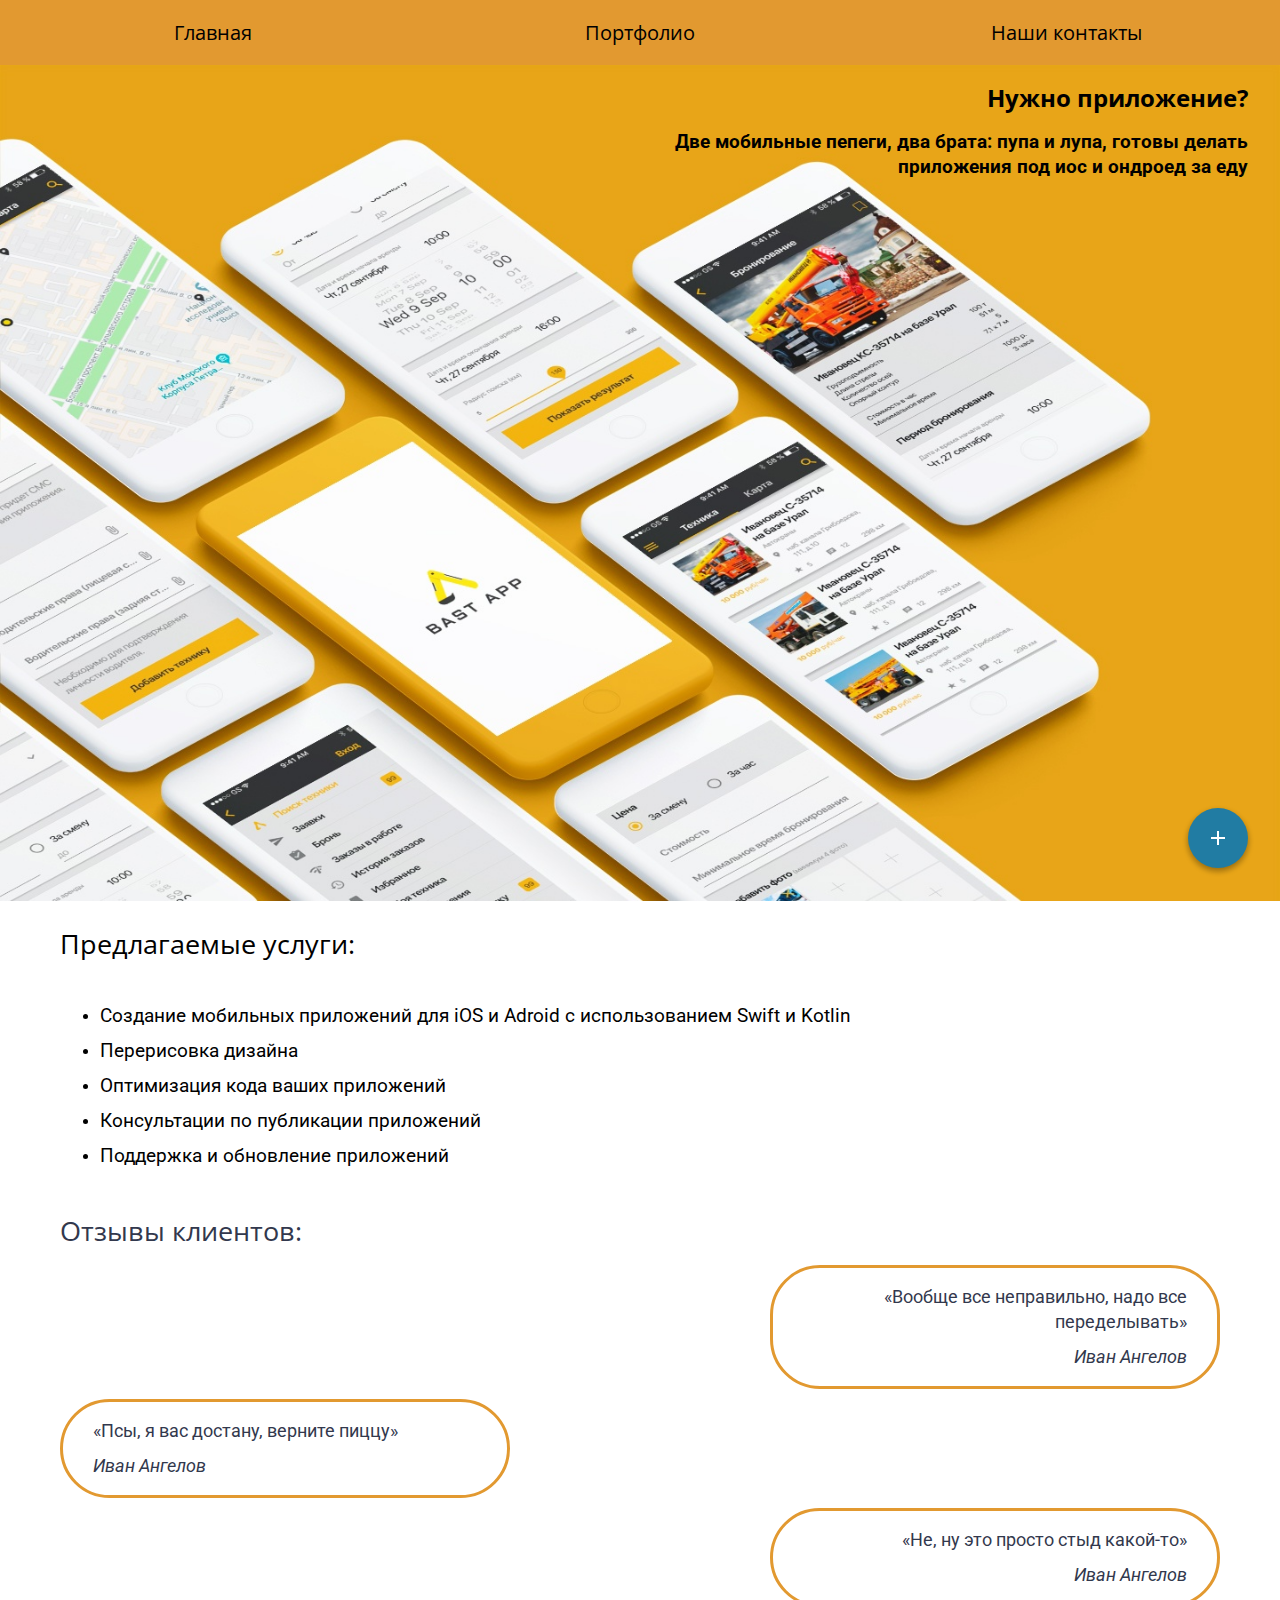
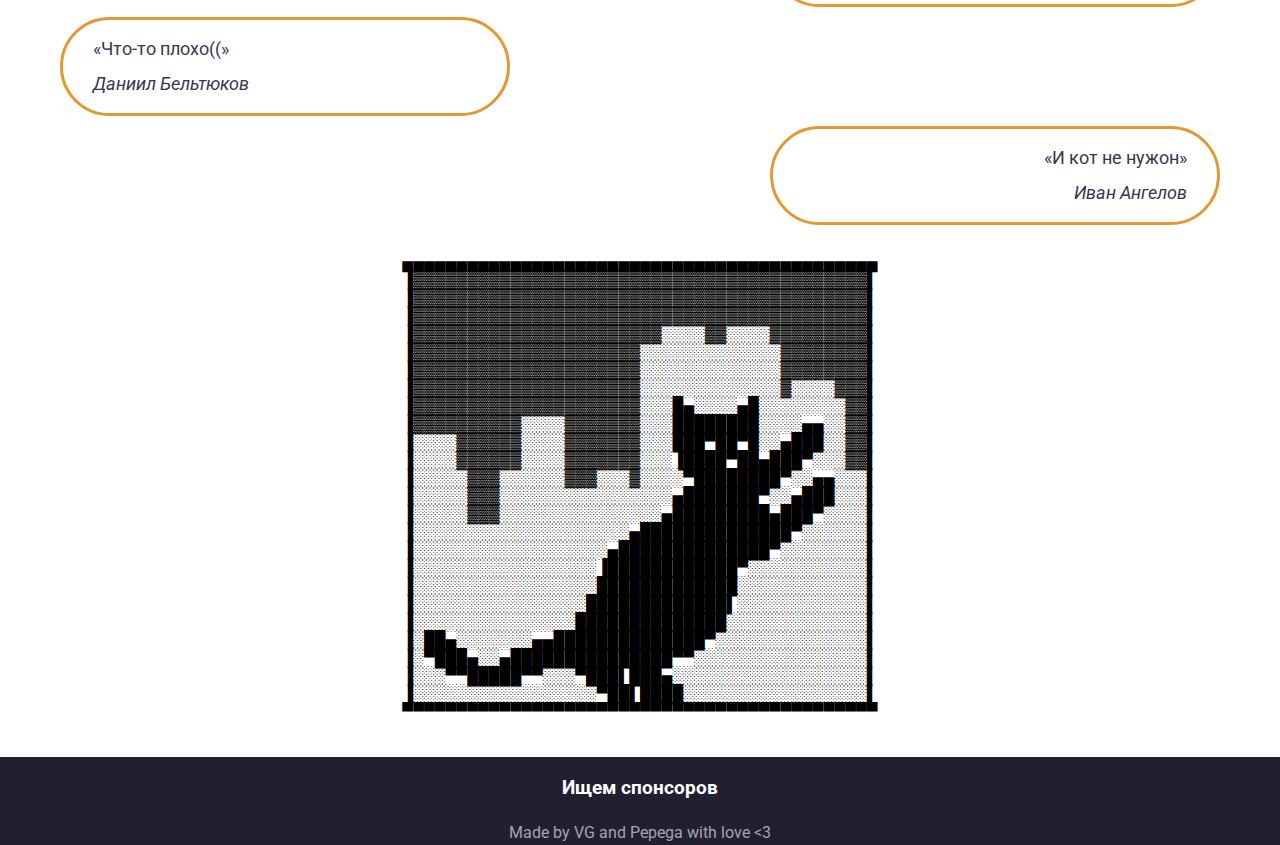
<file: index.html>
<!DOCTYPE HTML>
<html lang="ru">

<head>
    <title>Мобильная разработка 228</title>
    <link rel="stylesheet" href="https://fonts.googleapis.com/css?family=Roboto">
    <link rel="stylesheet" href="https://fonts.googleapis.com/css?family=Open+Sans">
    <link rel="stylesheet" href="./css/common.css">
    <link rel="stylesheet" href="./css/main.css">
    <meta charset="utf-8">
    <meta name="description" content="Сайт самых лучших разработчиков, закажите хоть что-нибудь, 10 тыщь и приложение ваше">
    <meta name="keywords" content="Разработка, iOS, Android, лаба">
    <script defer src="./js/form.js"></script>
</head>

<body>

    <header>
    </header>

    <main>

        <nav>
            <div class="nav-content"><a href="./index.html">Главная</a></div>
            <div class="nav-content"><a href="./portfolio.html">Портфолио</a></div>
            <div class="nav-content"><a href="./contacts.html">Наши контакты</a></div>
        </nav>

        <div class="main-description">
            <h2>Нужно приложение?</h2>
            <h3>Две мобильные пепеги, два брата: пупа и лупа, готовы делать приложения под иос и ондроед за еду</h3>
        </div>


        <div class="img-container">
            <img src=" ./img/1.jpg " alt="wide image for laba">
        </div>

        <div class="services">
            <h2>Прeдлагаемые услуги:</h2>
            <ul>
                <li>
                    <h3>Создание мобильных приложений для iOS и Adroid с использованием Swift и Kotlin</h3>
                </li>
                <li>
                    <h3>Перерисовка дизайна</h3>
                </li>
                <li>
                    <h3>Оптимизация кода ваших приложений</h3>
                </li>
                <li>
                    <h3>Консультации по публикации приложений</h3>
                </li>
                <li>
                    <h3>Поддержка и обновление приложений</h3>
                </li>
            </ul>
        </div>

        <div class="feedback">

            <h2>Отзывы клиентов:</h2>

            <div class="feedback-item" id="first">
                <dl>
                    <dd>
                        <blockquote>
                            <p><q>Вообще все неправильно, надо все переделывать</q></p>
                            <cite>Иван Ангелов</cite>
                        </blockquote>
                    </dd>
                </dl>
            </div>

            <div class="feedback-item" id="second">
                <dl>
                    <dd>
                        <blockquote>
                            <p><q>Псы, я вас достану, верните пиццу</q></p>
                            <cite>Иван Ангелов</cite>
                        </blockquote>
                    </dd>
                </dl>
            </div>

            <div class="feedback-item" id="third">
                <dl>
                    <dd>
                        <blockquote>
                            <p><q>Не, ну это просто стыд какой-то</q></p>
                            <cite>Иван Ангелов</cite>
                        </blockquote>
                    </dd>
                </dl>
            </div>

            <div class="feedback-item" id="forth">
                <dl>
                    <dd>
                        <blockquote>
                            <p><q>Что-то плохо((</q></p>
                            <cite>Даниил Бельтюков</cite>
                        </blockquote>
                    </dd>
                </dl>
            </div>

            <div class="feedback-item" id="fifth">
                <dl>
                    <dd>
                        <blockquote>
                            <p><q>И кот не нужон</q></p>
                            <cite>Иван Ангелов</cite>
                        </blockquote>
                    </dd>
                </dl>
            </div>

        </div>


        <section id="extra">
            <pre class="ASCII">
▄▄▄▄▄▄▄▄▄▄▄▄▄▄▄▄▄▄▄▄▄▄▄▄▄▄▄▄▄▄▄▄▄▄▄▄▄▄▄▄▄▄▄▄
▐▓▓▓▓▓▓▓▓▓▓▓▓▓▓▓▓▓▓▓▓▓▓▓▓▓▓▓▓▓▓▓▓▓▓▓▓▓▓▓▓▓▓▌
▐▓▓▓▓▓▓▓▓▓▓▓▓▓▓▓▓▓▓▓▓▓▓▓▓▓▓▓▓▓▓▓▓▓▓▓▓▓▓▓▓▓▓▌
▐▓▓▓▓▓▓▓▓▓▓▓▓▓▓▓▓▓▓▓▓▓▓▓▓▓▓▓▓▓▓▓▓▓▓▓▓▓▓▓▓▓▓▌
▐▓▓▓▓▓▓▓▓▓▓▓▓▓▓▓▓▓▓▓▓▓▓▓░░░░▓▓░░░░▓▓▓▓▓▓▓▓▓▌
▐▓▓▓▓▓▓▓▓▓▓▓▓▓▓▓▓▓▓▓▓▓░░░░░░░░░░░░░▓▓▓▓▓▓▓▓▌
▐▓▓▓▓▓▓▓▓▓▓▓▓▓▓▓▓▓▓▓▓▓░░░░░░░░░░░░░▓▓▓▓▓▓▓▓▌
▐▓▓▓▓▓▓▓▓▓▓▓▓▓▓▓▓▓▓▓▓▓░░░░░░░░░░░░░▓░░░░▓▓▓▌
▐▓▓▓▓▓▓▓▓▓▓▓▓▓▓▓▓▓▓▓▓▓░░░█▄░░░░▄█░░░░░░░░▓▓▌
▐▓▓▓▓▓▓▓▓▓▓░░░░▓▓▓▓▓▓▓░░░████████░░░░▄▄░░▓▓▌
▐░░░░▓▓▓▓▓▓░░░░▓▓▓▓▓▓▓░░░███▀██▀█░░▄███░░▓▓▌
▐░░░░▓▓▓▓▓▓░░░░▓▓▓▓▓▓▓░░░▐████▀██▄███▀░░░▓▓▌
▐░░░░░▓▓▓░░░░░░▓▓▓░░░▓░░░░▀████████▀░░▄▄░░░▌
▐░░░░░▓▓▓░░░░░░░░░░░░░░░░▄███████▀░░▄███░░░▌
▐░░░░░▓▓▓░░░░░░░░░░░░░░░▄█████████▄███▀░░░░▌
▐░░░░░░░░░░░░░░░░░░░░▄██████████████▀░░░░░░▌
▐░░░░░░░░░░░░░░░░░░▄██████████████▀░░░░░░░░▌
▐░░░░░░░░░░░░░░░░░▐████████████▀░░░░░░░░░░░▌
▐░░░░░░░░░░░░░░░░░█████████████░░░░░░░░░░░░▌
▐░░░░░░░░░░░░░░░░█████████████▌░░░░░░░░░░░░▌
▐░░░░░░░░░░░░░░░██████████████░░░░░░░░░░░░░▌
▐░██▄░░░░░░░▄▄██████████████▀░░░░░░░░░░░░░░▌
▐░▀███▄░░▄███████████████▀▀░░░░░░░░░░░░░░░░▌
▐░░░▀▀█████▀▀░░░▀███▌███▄░░░░░░░░░░░░░░░░░░▌
▐░░░░░░░░░░░░░░░░░▀██▌████░░░░░░░░░░░░░░░░░▌
▀▀▀▀▀▀▀▀▀▀▀▀▀▀▀▀▀▀▀▀▀▀▀▀▀▀▀▀▀▀▀▀▀▀▀▀▀▀▀▀▀▀▀▀
            </pre>
        </section>

        <button class="contact_us_fab">
            <svg xmlns="http://www.w3.org/2000/svg" height="24" viewBox="0 0 24 24" width="24">
                <path d="M0 0h24v24H0V0z" fill="none"/>
                <path d="M19 13h-6v6h-2v-6H5v-2h6V5h2v6h6v2z" fill="#fff"/>
            </svg>
        </button>

    </main>



    <footer>
        <div class="footerInfo">
            <h3>Ищем спонсоров</h3>
            Made by VG and Pepega with love &lt3
        </div>
    </footer>


</body>

<div class="contactForm" style="display: none;">
    <h2>Быстра написал нам</h2>
    <form id="contact_form">
        <label for="email_input">Твой эмэйл:</label>
        <input type="email" id="email_input" name="email_input" placeholder="Мыло..."><br><br>
        <label for="message_input">Че хотел:</label>
        <input type="text" id="message_input" name="message_input" placeholder="Шо надо то..."><br><br>
        <input type="submit" value="Послал">
    </form>
</div>

</html>
</file>
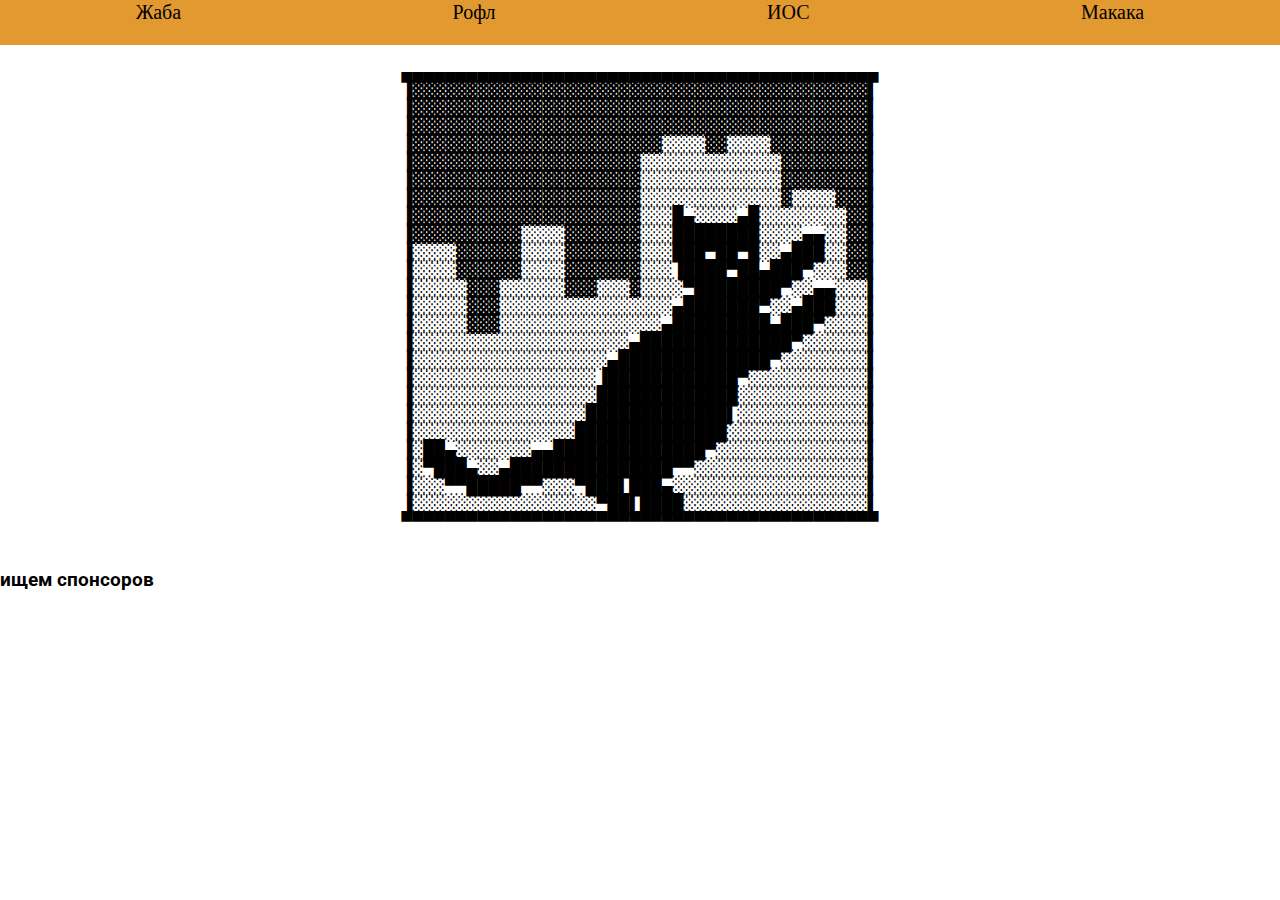
<file: main/index.html>
<!DOCTYPE HTML>
<html lang="ru">  
  
  <head>
    <title>Мобильная разработка 228</title>
    <link href="https://fonts.googleapis.com/css2?family=Roboto:ital,wght@0,100;0,300;0,400;0,500;0,700;0,900;1,100;1,300;1,400;1,500;1,700;1,900&display=swap" rel="stylesheet"> 
    <link href="style.css" rel="stylesheet">
    <meta charset="utf-8">
    <meta name="description" content="Сайт самых лучших разработчиков, закажите хоть что-нибудь, 10 тыщь и приложение ваше">
    <meta name="keywords" content="Разработка, iOS, Android, лаба">
    <!-- <script defer src="js.js"></script> -->
  </head> 
  
  <body>

    <header>
    </header>
    
    <main>

        <nav>
            <a href = "#main">Жаба</a>
            <a href = "#main">Рофл</a>
            <a href = "#main">ИОС</a>
            <a href = "#main">Макака</a>
            
        </nav>
        

        <section id="extra">
            <pre class="ASCII">
▄▄▄▄▄▄▄▄▄▄▄▄▄▄▄▄▄▄▄▄▄▄▄▄▄▄▄▄▄▄▄▄▄▄▄▄▄▄▄▄▄▄▄▄
▐▓▓▓▓▓▓▓▓▓▓▓▓▓▓▓▓▓▓▓▓▓▓▓▓▓▓▓▓▓▓▓▓▓▓▓▓▓▓▓▓▓▓▌
▐▓▓▓▓▓▓▓▓▓▓▓▓▓▓▓▓▓▓▓▓▓▓▓▓▓▓▓▓▓▓▓▓▓▓▓▓▓▓▓▓▓▓▌
▐▓▓▓▓▓▓▓▓▓▓▓▓▓▓▓▓▓▓▓▓▓▓▓▓▓▓▓▓▓▓▓▓▓▓▓▓▓▓▓▓▓▓▌
▐▓▓▓▓▓▓▓▓▓▓▓▓▓▓▓▓▓▓▓▓▓▓▓░░░░▓▓░░░░▓▓▓▓▓▓▓▓▓▌
▐▓▓▓▓▓▓▓▓▓▓▓▓▓▓▓▓▓▓▓▓▓░░░░░░░░░░░░░▓▓▓▓▓▓▓▓▌
▐▓▓▓▓▓▓▓▓▓▓▓▓▓▓▓▓▓▓▓▓▓░░░░░░░░░░░░░▓▓▓▓▓▓▓▓▌
▐▓▓▓▓▓▓▓▓▓▓▓▓▓▓▓▓▓▓▓▓▓░░░░░░░░░░░░░▓░░░░▓▓▓▌
▐▓▓▓▓▓▓▓▓▓▓▓▓▓▓▓▓▓▓▓▓▓░░░█▄░░░░▄█░░░░░░░░▓▓▌
▐▓▓▓▓▓▓▓▓▓▓░░░░▓▓▓▓▓▓▓░░░████████░░░░▄▄░░▓▓▌
▐░░░░▓▓▓▓▓▓░░░░▓▓▓▓▓▓▓░░░███▀██▀█░░▄███░░▓▓▌
▐░░░░▓▓▓▓▓▓░░░░▓▓▓▓▓▓▓░░░▐████▀██▄███▀░░░▓▓▌
▐░░░░░▓▓▓░░░░░░▓▓▓░░░▓░░░░▀████████▀░░▄▄░░░▌
▐░░░░░▓▓▓░░░░░░░░░░░░░░░░▄███████▀░░▄███░░░▌
▐░░░░░▓▓▓░░░░░░░░░░░░░░░▄█████████▄███▀░░░░▌
▐░░░░░░░░░░░░░░░░░░░░▄██████████████▀░░░░░░▌
▐░░░░░░░░░░░░░░░░░░▄██████████████▀░░░░░░░░▌
▐░░░░░░░░░░░░░░░░░▐████████████▀░░░░░░░░░░░▌
▐░░░░░░░░░░░░░░░░░█████████████░░░░░░░░░░░░▌
▐░░░░░░░░░░░░░░░░█████████████▌░░░░░░░░░░░░▌
▐░░░░░░░░░░░░░░░██████████████░░░░░░░░░░░░░▌
▐░██▄░░░░░░░▄▄██████████████▀░░░░░░░░░░░░░░▌
▐░▀███▄░░▄███████████████▀▀░░░░░░░░░░░░░░░░▌
▐░░░▀▀█████▀▀░░░▀███▌███▄░░░░░░░░░░░░░░░░░░▌
▐░░░░░░░░░░░░░░░░░▀██▌████░░░░░░░░░░░░░░░░░▌
▀▀▀▀▀▀▀▀▀▀▀▀▀▀▀▀▀▀▀▀▀▀▀▀▀▀▀▀▀▀▀▀▀▀▀▀▀▀▀▀▀▀▀▀
            </pre>
        </section>
        

    </main>

    <footer>
        <div class="contacts">
            <h3>ищем спонсоров </h3>
        </div>
    </footer>
        
        
  </body>
    
</html>
</file>
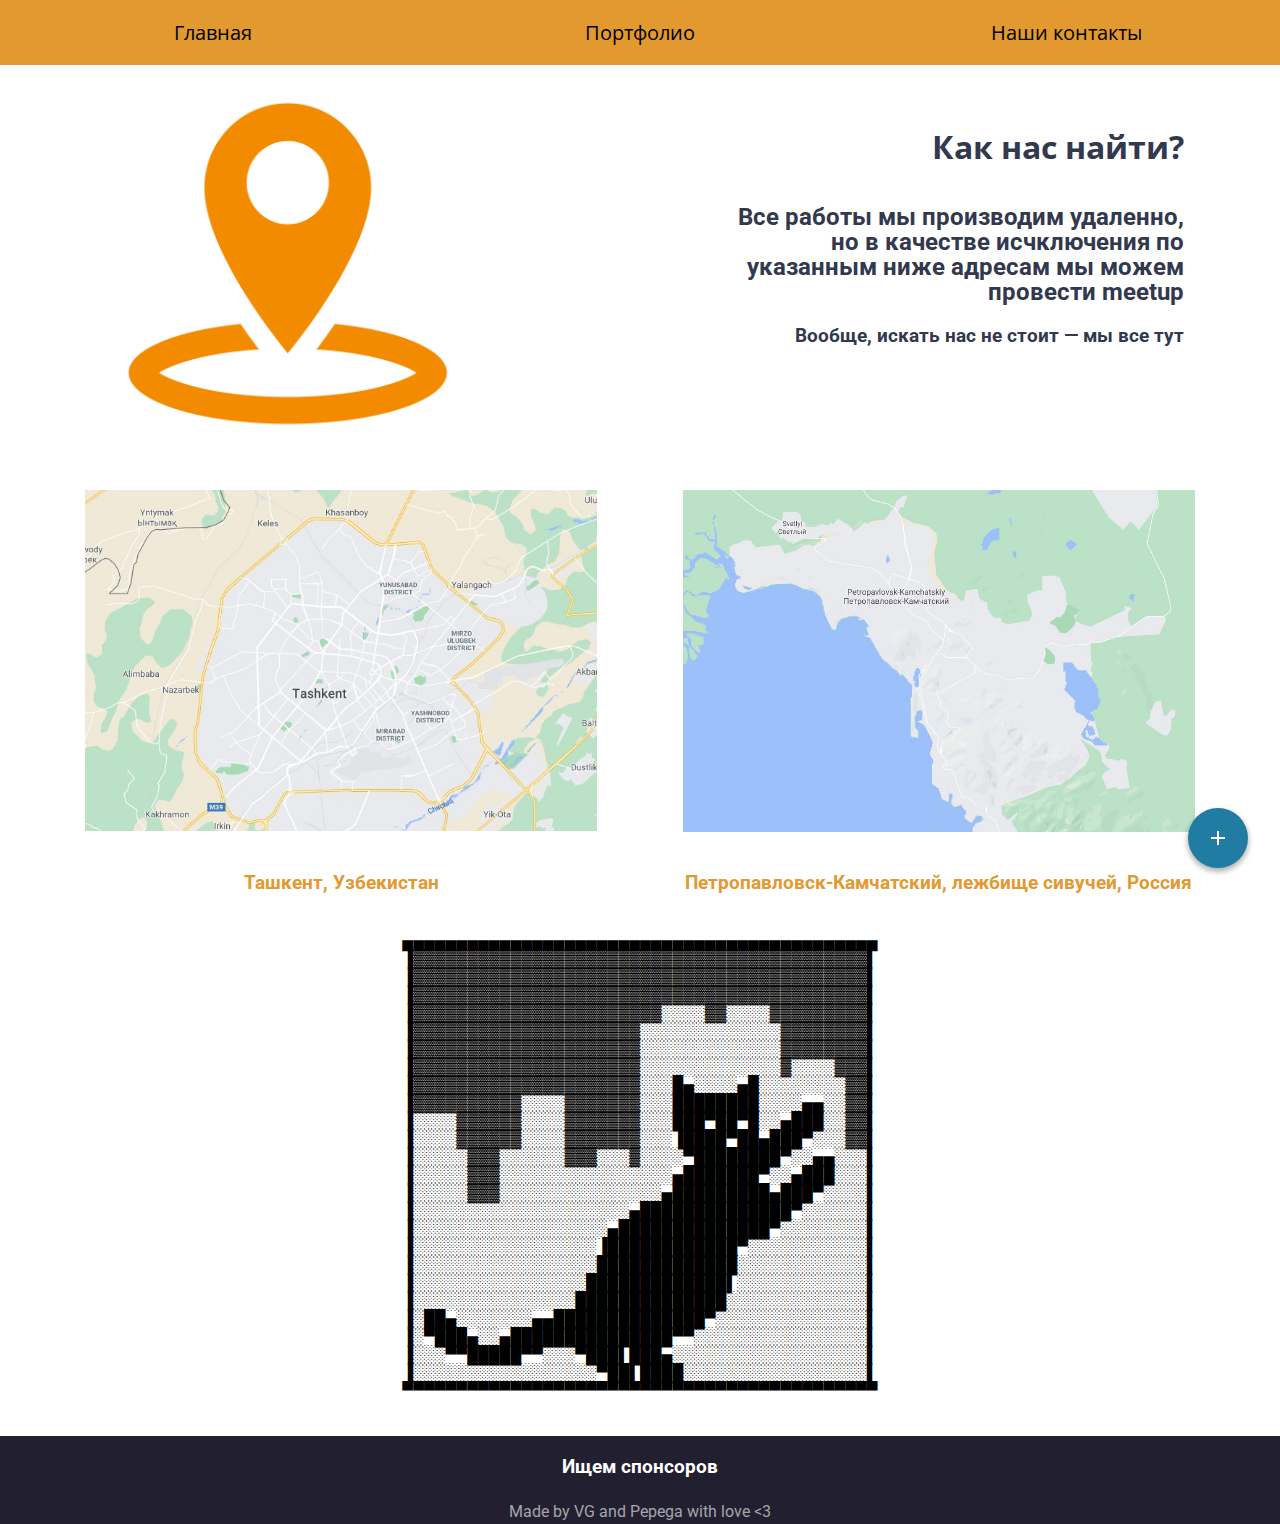
<file: contacts.html>
<!DOCTYPE HTML>
<html lang="ru">

<head>
    <title>Мобильная разработка 228</title>
    <link rel="stylesheet" href="https://fonts.googleapis.com/css?family=Roboto">
    <link rel="stylesheet" href="https://fonts.googleapis.com/css?family=Open+Sans">
    <link rel="stylesheet" href="./css/common.css">
    <link rel="stylesheet" href="./css/contacts.css">
    <meta charset="utf-8">
    <meta name="description" content="Контакты пепег, лучше не лезьте">
    <meta name="keywords" content="Cивучи, TASHKENT ZO'R">
    <script defer src="./js/form.js"></script>
</head>

<body>

    <header>
    </header>

    <main>

        <nav>
            <div class="nav-content"><a href="./index.html">Главная</a></div>
            <div class="nav-content"><a href="./portfolio.html">Портфолио</a></div>
            <div class="nav-content"><a href="./contacts.html">Наши контакты</a></div>
        </nav>

        <div class="container">
            <div class="img-container">
                <img src=" ./img/vlados_location.png " alt="wide image for laba">
            </div>
            <div class="contact-us-description">
                <h1>Как нас найти?</h1>
                <h2 id="dop">Все работы мы производим удаленно, но в качестве исчключения по указанным ниже адресам мы можем провести meetup</h2>
                <h3>Вообще, искать нас не стоит — мы все тут</h3>
                <h6>АУФ</h6>
            </div>
        </div>
        

        <div class="address">
            <img id="UZ" src=" ./img/map1.jpg " alt="Tashkent image for laba">
            <img id="RU" src=" ./img/map2.jpg " alt="PK image for laba">
        </div>

        <div class="extra">
            <h3><a href="https://goo.gl/maps/5SbpsuohgC5EhyC87" target="_blank">Ташкент, Узбекистан</a></h3>
            <h3><a href="https://goo.gl/maps/x5V3UvvvGbZpD6K47" target="_blank">Петропавловск-Камчатский, лежбище сивучей, Россия</a></h3>
        </div>

        <section id="extra">
            <pre class="ASCII">
▄▄▄▄▄▄▄▄▄▄▄▄▄▄▄▄▄▄▄▄▄▄▄▄▄▄▄▄▄▄▄▄▄▄▄▄▄▄▄▄▄▄▄▄
▐▓▓▓▓▓▓▓▓▓▓▓▓▓▓▓▓▓▓▓▓▓▓▓▓▓▓▓▓▓▓▓▓▓▓▓▓▓▓▓▓▓▓▌
▐▓▓▓▓▓▓▓▓▓▓▓▓▓▓▓▓▓▓▓▓▓▓▓▓▓▓▓▓▓▓▓▓▓▓▓▓▓▓▓▓▓▓▌
▐▓▓▓▓▓▓▓▓▓▓▓▓▓▓▓▓▓▓▓▓▓▓▓▓▓▓▓▓▓▓▓▓▓▓▓▓▓▓▓▓▓▓▌
▐▓▓▓▓▓▓▓▓▓▓▓▓▓▓▓▓▓▓▓▓▓▓▓░░░░▓▓░░░░▓▓▓▓▓▓▓▓▓▌
▐▓▓▓▓▓▓▓▓▓▓▓▓▓▓▓▓▓▓▓▓▓░░░░░░░░░░░░░▓▓▓▓▓▓▓▓▌
▐▓▓▓▓▓▓▓▓▓▓▓▓▓▓▓▓▓▓▓▓▓░░░░░░░░░░░░░▓▓▓▓▓▓▓▓▌
▐▓▓▓▓▓▓▓▓▓▓▓▓▓▓▓▓▓▓▓▓▓░░░░░░░░░░░░░▓░░░░▓▓▓▌
▐▓▓▓▓▓▓▓▓▓▓▓▓▓▓▓▓▓▓▓▓▓░░░█▄░░░░▄█░░░░░░░░▓▓▌
▐▓▓▓▓▓▓▓▓▓▓░░░░▓▓▓▓▓▓▓░░░████████░░░░▄▄░░▓▓▌
▐░░░░▓▓▓▓▓▓░░░░▓▓▓▓▓▓▓░░░███▀██▀█░░▄███░░▓▓▌
▐░░░░▓▓▓▓▓▓░░░░▓▓▓▓▓▓▓░░░▐████▀██▄███▀░░░▓▓▌
▐░░░░░▓▓▓░░░░░░▓▓▓░░░▓░░░░▀████████▀░░▄▄░░░▌
▐░░░░░▓▓▓░░░░░░░░░░░░░░░░▄███████▀░░▄███░░░▌
▐░░░░░▓▓▓░░░░░░░░░░░░░░░▄█████████▄███▀░░░░▌
▐░░░░░░░░░░░░░░░░░░░░▄██████████████▀░░░░░░▌
▐░░░░░░░░░░░░░░░░░░▄██████████████▀░░░░░░░░▌
▐░░░░░░░░░░░░░░░░░▐████████████▀░░░░░░░░░░░▌
▐░░░░░░░░░░░░░░░░░█████████████░░░░░░░░░░░░▌
▐░░░░░░░░░░░░░░░░█████████████▌░░░░░░░░░░░░▌
▐░░░░░░░░░░░░░░░██████████████░░░░░░░░░░░░░▌
▐░██▄░░░░░░░▄▄██████████████▀░░░░░░░░░░░░░░▌
▐░▀███▄░░▄███████████████▀▀░░░░░░░░░░░░░░░░▌
▐░░░▀▀█████▀▀░░░▀███▌███▄░░░░░░░░░░░░░░░░░░▌
▐░░░░░░░░░░░░░░░░░▀██▌████░░░░░░░░░░░░░░░░░▌
▀▀▀▀▀▀▀▀▀▀▀▀▀▀▀▀▀▀▀▀▀▀▀▀▀▀▀▀▀▀▀▀▀▀▀▀▀▀▀▀▀▀▀▀
            </pre>
        </section>

        <button class="contact_us_fab">
            <svg xmlns="http://www.w3.org/2000/svg" height="24" viewBox="0 0 24 24" width="24">
                <path d="M0 0h24v24H0V0z" fill="none"/>
                <path d="M19 13h-6v6h-2v-6H5v-2h6V5h2v6h6v2z" fill="#fff"/>
            </svg>
        </button>

    </main>


    <footer>
        <div class="footerInfo">
            <h3>Ищем спонсоров</h3>
            Made by VG and Pepega with love &lt3
        </div>
    </footer>


</body>

<div class="contactForm" style="display: none;">
    <h2>Быстра написал нам</h2>
    <form id="contact_form">
        <label for="email_input">Твой эмэйл:</label>
        <input type="email" id="email_input" name="email_input" placeholder="Мыло..."><br><br>
        <label for="message_input">Че хотел:</label>
        <input type="text" id="message_input" name="message_input" placeholder="Шо надо то..."><br><br>
        <input type="submit" value="Послал">
    </form>
</div>

</html>
</file>
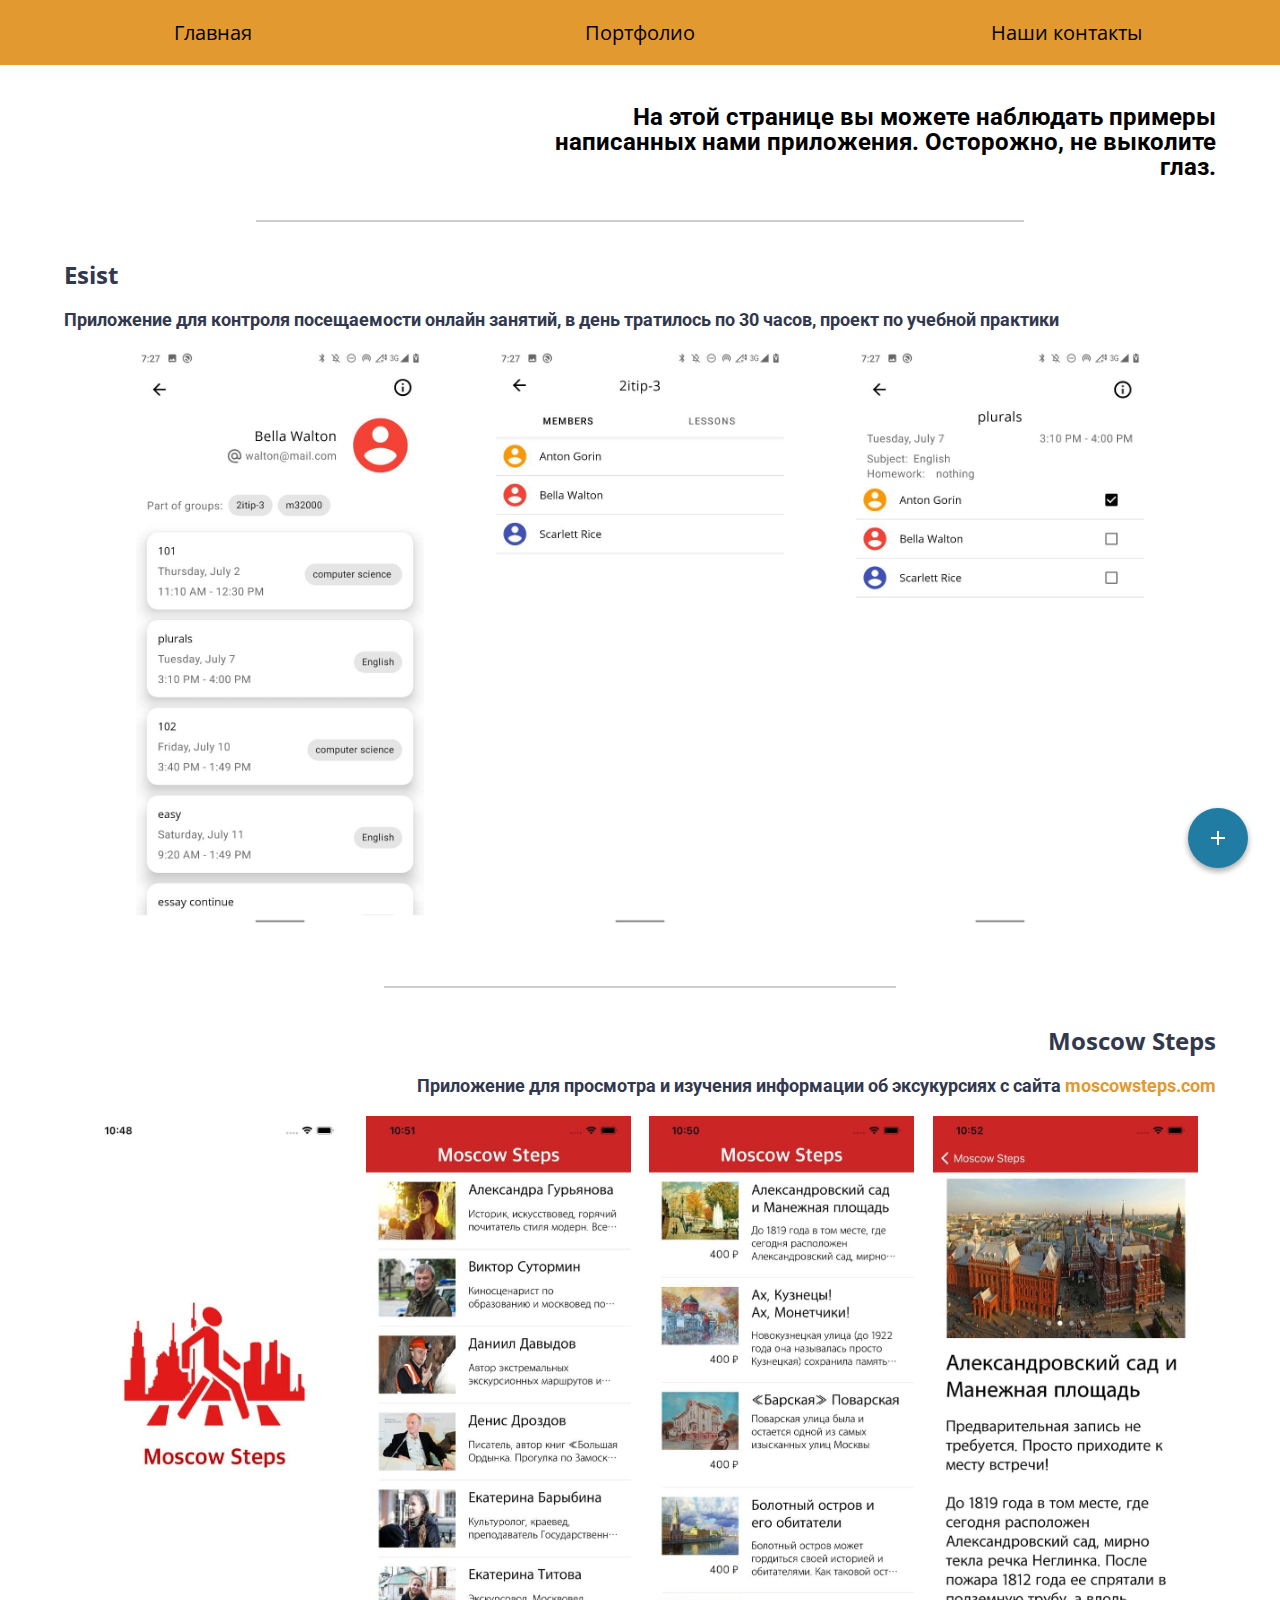
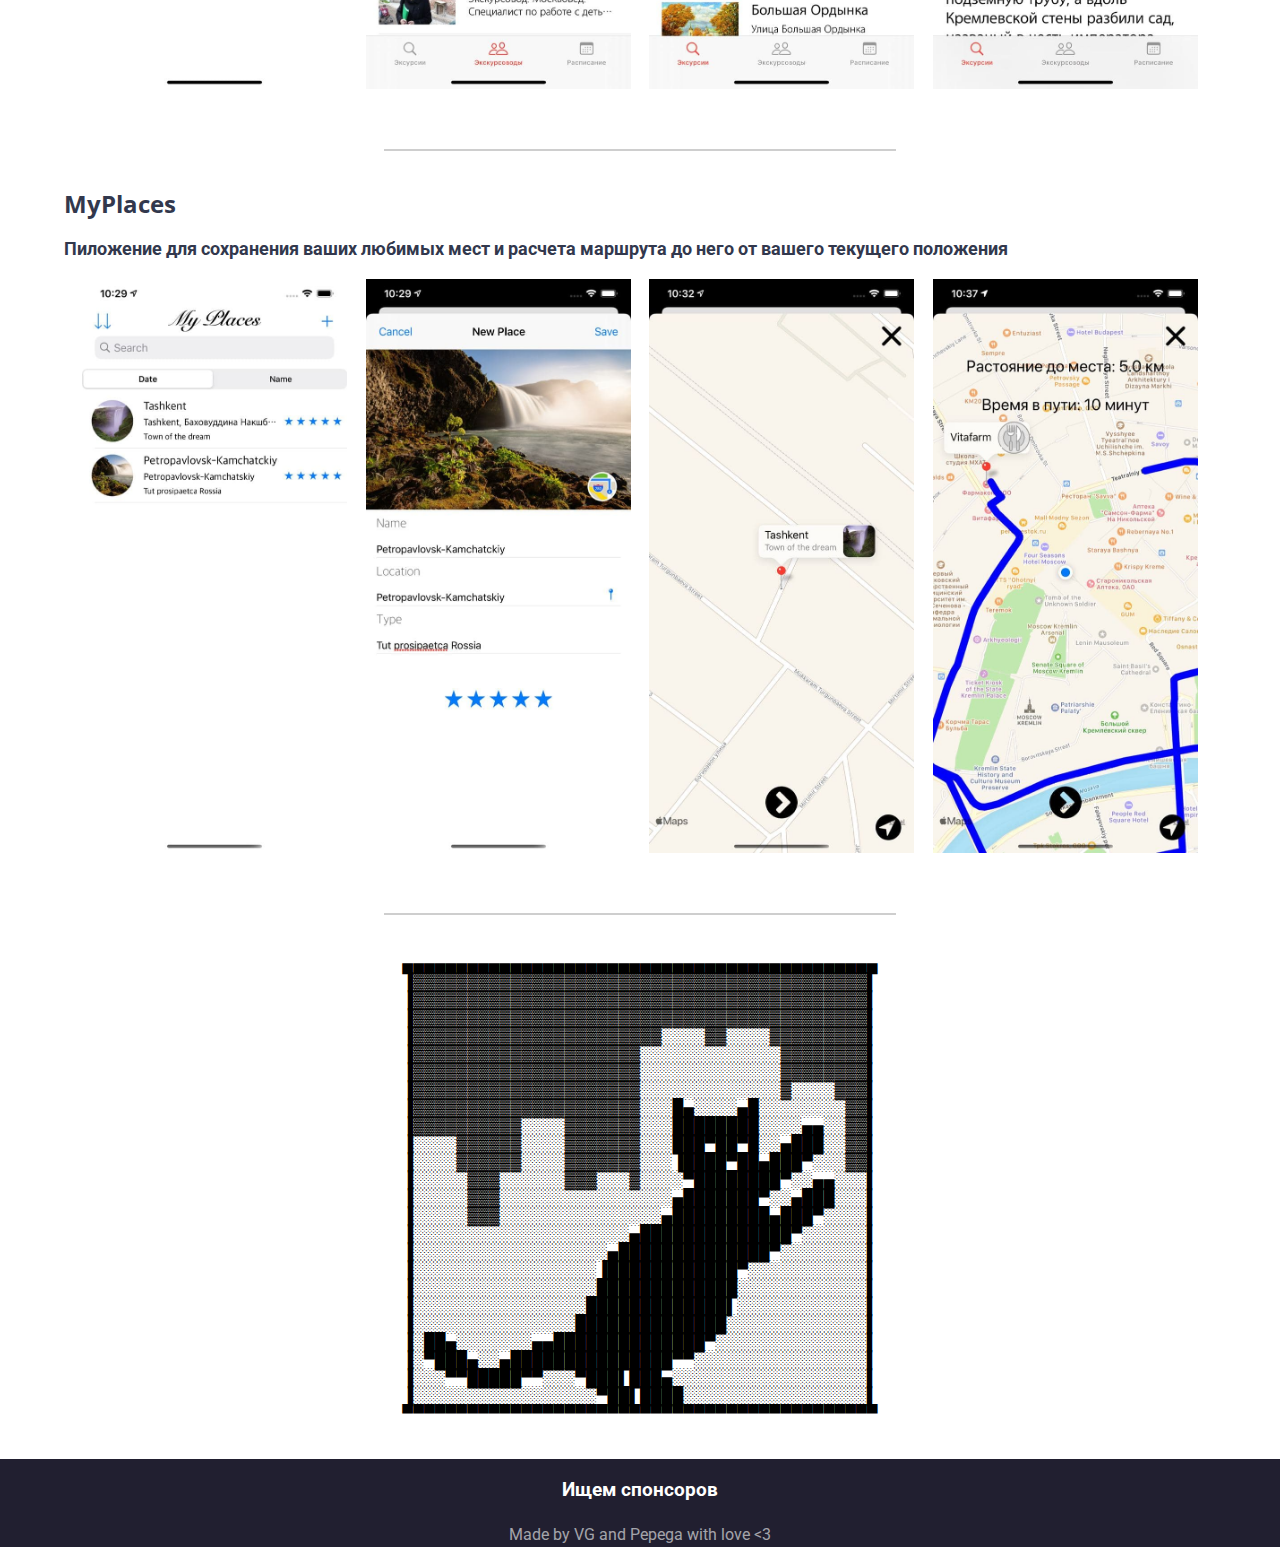
<file: portfolio.html>
<!DOCTYPE HTML>
<html lang="ru">

<head>
    <title>Мобильная разработка 228</title>
    <link rel="stylesheet" href="https://fonts.googleapis.com/css?family=Roboto">
    <link rel="stylesheet" href="https://fonts.googleapis.com/css?family=Open+Sans">
    <link rel="stylesheet" href="./css/common.css">
    <link rel="stylesheet" href="./css/portfolio.css">
    <meta charset="utf-8">
    <meta name="description" content="Сайт самых лучших разработчиков, закажите хоть что-нибудь, 10 тыщь и приложение ваше">
    <meta name="keywords" content="Разработка, iOS, Android, лаба">
    <script defer src="./js/form.js"></script>
</head>

<body>

    <header>
    </header>

    <main>

        <nav>
            <div class="nav-content"><a href="./index.html">Главная</a></div>
            <div class="nav-content"><a href="./portfolio.html">Портфолио</a></div>
            <div class="nav-content"><a href="./contacts.html">Наши контакты</a></div>
        </nav>

        <div class="hello" id="top">
            <h2>На этой странице вы можете наблюдать примеры написанных нами приложения. Осторожно, не выколите глаз.</h2>
        </div>

        <div class="project-divider" id="top"></div>

        <div class="projects-container">
            <div class="project-item" id="esist">
                <h2>Esist</h2>
                <h3>Приложение для контроля посещаемости онлайн занятий, в день тратилось по 30 часов, проект по учебной практики</h3>
                <div class="photo-container" id="esist">
                    <img src="./img/esist_1.jpg" alt="esist project">
                    <img src="./img/esist_2.jpg" alt="esist project">
                    <img src="./img/esist_3.jpg" alt="esist project">
                </div>
            </div>

            <div class="project-divider"></div>

            <div class="project-item" id="steps">
                <h2>Moscow Steps</h2>
                <h3>Приложение для просмотра и изучения информации об эксукурсиях с сайта <a href="https://moscowsteps.com/">moscowsteps.com</a></h3>
                <div class="photo-container" id="steps">
                    <img src="./img/steps_5.jpg" alt="steps project">
                    <img src="./img/steps_3.jpg" alt="steps project">
                    <img src="./img/steps_4.jpg" alt="steps project">
                    <img src="./img/steps_2.jpg" alt="steps project">
                </div>
            </div>

            <div class="project-divider"></div>

            <div class="project-item" id="places">
                <h2>MyPlaces</h2>
                <h3>Пиложение для сохранения ваших любимых мест и расчета маршрута до него от вашего текущего положения</h3>
                <div class="photo-container" id="places">
                    <img src="./img/places_2.jpg" alt="places project">
                    <img src="./img/places_1.jpg" alt="places project">
                    <img src="./img/places_3.jpg" alt="places project">
                    <img src="./img/places_4.jpg" alt="places project">
                </div>
            </div>

            <div class="project-divider"></div>

        </div>

        <section id="extra">
            <pre class="ASCII">
▄▄▄▄▄▄▄▄▄▄▄▄▄▄▄▄▄▄▄▄▄▄▄▄▄▄▄▄▄▄▄▄▄▄▄▄▄▄▄▄▄▄▄▄
▐▓▓▓▓▓▓▓▓▓▓▓▓▓▓▓▓▓▓▓▓▓▓▓▓▓▓▓▓▓▓▓▓▓▓▓▓▓▓▓▓▓▓▌
▐▓▓▓▓▓▓▓▓▓▓▓▓▓▓▓▓▓▓▓▓▓▓▓▓▓▓▓▓▓▓▓▓▓▓▓▓▓▓▓▓▓▓▌
▐▓▓▓▓▓▓▓▓▓▓▓▓▓▓▓▓▓▓▓▓▓▓▓▓▓▓▓▓▓▓▓▓▓▓▓▓▓▓▓▓▓▓▌
▐▓▓▓▓▓▓▓▓▓▓▓▓▓▓▓▓▓▓▓▓▓▓▓░░░░▓▓░░░░▓▓▓▓▓▓▓▓▓▌
▐▓▓▓▓▓▓▓▓▓▓▓▓▓▓▓▓▓▓▓▓▓░░░░░░░░░░░░░▓▓▓▓▓▓▓▓▌
▐▓▓▓▓▓▓▓▓▓▓▓▓▓▓▓▓▓▓▓▓▓░░░░░░░░░░░░░▓▓▓▓▓▓▓▓▌
▐▓▓▓▓▓▓▓▓▓▓▓▓▓▓▓▓▓▓▓▓▓░░░░░░░░░░░░░▓░░░░▓▓▓▌
▐▓▓▓▓▓▓▓▓▓▓▓▓▓▓▓▓▓▓▓▓▓░░░█▄░░░░▄█░░░░░░░░▓▓▌
▐▓▓▓▓▓▓▓▓▓▓░░░░▓▓▓▓▓▓▓░░░████████░░░░▄▄░░▓▓▌
▐░░░░▓▓▓▓▓▓░░░░▓▓▓▓▓▓▓░░░███▀██▀█░░▄███░░▓▓▌
▐░░░░▓▓▓▓▓▓░░░░▓▓▓▓▓▓▓░░░▐████▀██▄███▀░░░▓▓▌
▐░░░░░▓▓▓░░░░░░▓▓▓░░░▓░░░░▀████████▀░░▄▄░░░▌
▐░░░░░▓▓▓░░░░░░░░░░░░░░░░▄███████▀░░▄███░░░▌
▐░░░░░▓▓▓░░░░░░░░░░░░░░░▄█████████▄███▀░░░░▌
▐░░░░░░░░░░░░░░░░░░░░▄██████████████▀░░░░░░▌
▐░░░░░░░░░░░░░░░░░░▄██████████████▀░░░░░░░░▌
▐░░░░░░░░░░░░░░░░░▐████████████▀░░░░░░░░░░░▌
▐░░░░░░░░░░░░░░░░░█████████████░░░░░░░░░░░░▌
▐░░░░░░░░░░░░░░░░█████████████▌░░░░░░░░░░░░▌
▐░░░░░░░░░░░░░░░██████████████░░░░░░░░░░░░░▌
▐░██▄░░░░░░░▄▄██████████████▀░░░░░░░░░░░░░░▌
▐░▀███▄░░▄███████████████▀▀░░░░░░░░░░░░░░░░▌
▐░░░▀▀█████▀▀░░░▀███▌███▄░░░░░░░░░░░░░░░░░░▌
▐░░░░░░░░░░░░░░░░░▀██▌████░░░░░░░░░░░░░░░░░▌
▀▀▀▀▀▀▀▀▀▀▀▀▀▀▀▀▀▀▀▀▀▀▀▀▀▀▀▀▀▀▀▀▀▀▀▀▀▀▀▀▀▀▀▀
            </pre>
        </section>

        <button class="contact_us_fab">
            <svg xmlns="http://www.w3.org/2000/svg" height="24" viewBox="0 0 24 24" width="24">
                <path d="M0 0h24v24H0V0z" fill="none"/>
                <path d="M19 13h-6v6h-2v-6H5v-2h6V5h2v6h6v2z" fill="#fff"/>
            </svg>
        </button>

    </main>



    <footer>
        <div class="footerInfo">
            <h3>Ищем спонсоров</h3>
            Made by VG and Pepega with love &lt3
        </div>
    </footer>


</body>

<div class="contactForm" style="display: none;">
    <h2>Быстра написал нам</h2>
    <form id="contact_form">
        <label for="email_input">Твой эмэйл:</label>
        <input type="email" id="email_input" name="email_input" placeholder="Мыло..."><br><br>
        <label for="message_input">Че хотел:</label>
        <input type="text" id="message_input" name="message_input" placeholder="Шо надо то..."><br><br>
        <input type="submit" value="Послал">
    </form>
</div>

</html>
</file>
<file: css/common.css>
:root {
    --primary-color: #E29930;
    --secondary-color: #217CA3;
    --on-surface-color: #32384D;
    --footer-color: #211F30;
    --on-footer-color: #FFF;
    --on-footer-color-medium: #FFFFFF99;
    --surface-color: #FFF;
    --on-primary-color: #000;
    --on-primary-color-medium: #0000009a;
}

body {
    margin: 0;
    font-family: "Roboto", sans-serif;
    font-size: 16px;
    line-height: 25px;
    background-color: var(--surface-color);
}

nav {
    font-size: 20px;
    font-family: "Open Sans";
    background-color: var(--primary-color);
    padding-top: 10px;
    padding-bottom: 20px;
    position: sticky;
    top: 0;
    display: flex;
    justify-content: space-around;
    align-items: center;
    z-index: 100;
}

nav .nav-content {
    padding-top: 10px;
    width: 30%;
    align-items: center;
    display: flex;
    justify-content: center;
}

nav a {
    text-decoration: none;
    color: var(---on-primary-color);
}

.ASCII {
    display: flex;
    flex-direction: column;
    align-items: center;
    font-size: 18px;
    line-height: 18px;
}

.footerInfo {
    display: flex;
    flex-direction: column;
    align-items: center;
    background-color: var(--footer-color);
    color: var(--on-footer-color-medium);
}

.footerInfo h3 {
    color: var(--on-footer-color);
}

.contact_us_fab {
    position: fixed;
    bottom: 32px;
    right: 32px;
    float: right;
    background-color: var(--secondary-color);
    width: 60px;
    height: 60px;
    border-radius: 100%;
    background: var(--secondary-color);
    border: none;
    outline: none;
    color: #FFF;
    font-size: 36px;
    box-shadow: 0 3px 6px rgba(0, 0, 0, 0.16), 0 3px 6px rgba(0, 0, 0, 0.23);
    z-index: 200;
}

.shadow {
    position: fixed;
    top: 0;
    left: 0;
    width: 100vw;
    height: 100vh;
    background-color: rgba(0, 0, 0, 0.4);
    z-index: 300;
    display: flex;
    justify-content: center;
    align-items: center;
}

.contactForm {
    display: none;
    background-color: var(--surface-color);
    word-wrap: break-word;
    border-radius: 32px;
    z-index: 301;
    justify-content: center;
    align-items: center;
    flex-direction: column;
    width: 40%;
    height: 60%;
}

.contactForm h2,
.contactForm label {
    font-family: "Open Sans";
}

.contactForm label {
    float: left;
}

input[type=email],
input[type=text] {
    font-family: "Roboto";
    width: 100%;
    padding: 12px 20px;
    margin: 8px 0;
    display: inline-block;
    border: 1px solid #ccc;
    border-radius: 4px;
    box-sizing: border-box;
}

input[type=submit] {
    font-family: "Roboto";
    width: 100%;
    background-color: var(--primary-color);
    color: var(--on-primary-color);
    padding: 14px 20px;
    margin: 8px 0;
    border: none;
    border-radius: 4px;
    cursor: pointer;
}
</file>
<file: css/main.css>
:root {
    --primary-color: #E29930;
    --secondary-color: #217CA3;
    --on-surface-color: #32384D;
    --footer-color: #211F30;
    --on-footer-color: #FFF;
    --on-footer-color-medium: #FFFFFF99;
    --surface-color: #FFF;
    --on-primary-color: #000;
    --on-primary-color-medium: #0000009a;
}

.img-container {
    width: 100%;
}

.img-container>img {
    width: 100%;
}

.main-description {
    width: 45vw;
    font-family: "Open Sans";
    position: absolute;
    display: flex;
    flex-direction: column;
    right: 32px;
    color: var(--on-primary-color);
    text-align: right;
}

.main-description>h3 {
    font-family: "Roboto";
    flex: 1 1 auto;
    margin: 0 0;
}

.services {
    margin-left: 60px;
    margin-right: 60px;
    display: flex;
    flex-direction: column;
    align-items: left;
    background-color: var(--surface-color);
}

.services h3 {
    font-weight: 400;
}

.services h2,
.feedback h2 {
    font-family: "Open Sans";
    font-size: 27px;
    font-weight: normal;
}

.services h3 {
    flex: 1 1 auto;
    margin: 10px 0;
    color: var(---on-surface-color);
}

.feedback {
    margin-left: 60px;
    margin-right: 60px;
    display: grid;
    color: var(--on-surface-color);
}

.feedback p,
.feedback cite {
    font-size: 18px;
    margin: 10px 0;
    color: var(---on-surface-color);
}

.feedback-item {
    width: 30vw;
    margin-bottom: 10px;
    padding: 0px 30px;
    border-width: 3px;
    border-style: solid;
    border-color: var(--primary-color);
    /* background-color: var(--secondary-color); */
    border-radius: 50px;
}

.feedback-item[id=first],
.feedback-item[id=third],
.feedback-item[id=fifth] {
    text-align: right;
    justify-self: right;
}

.feedback-item[id=second],
.feedback-item[id=forth] {
    text-align: left;
}

dd {
    margin: 0px;
}

blockquote {
    margin: 0px;
}
</file>
<file: main/style.css>
:root {
    --primary-color: #E29930;
    --secondary-color: #217CA3;
    --on-surface-color: #32384D;
    --footer-color: #211F30;
    --on-footer-color: #FFF;
    --surface-color: #FFF;
    --on-primary-color: #000;
    --on-primary-color-medium: #0000009a;
}

body {
    margin: 0;
    font-family: "Roboto", sans-serif;
    font-size: 16px;
    line-height: 25px;
    background-color: var(--surface-color);
}

nav {
    font-size: 20px;
    font-family: "Open Sans";
    background-color: var(--primary-color);
    padding-bottom: 20px;
    position: sticky;
    top: 0;
    display: flex;
    justify-content: space-around;
    align-items: center;
    z-index: 100;
}

nav .nav-content {
    padding-top: 10px;
    width: 30%;
    align-items: center;
    display: flex;
    justify-content: center;
}

nav a {
    text-decoration: none;
    color: var(---on-primary-color);
}

.ASCII {
    display: flex;
    flex-direction: column;
    align-items: center;
    font-size: 18px;
    line-height: 18px;
}

.footerInfo {
    display: flex;
    flex-direction: column;
    align-items: center;
    background-color: var(--footer-color);
    color: var(--on-footer-color);
}

.contact_us_fab {
    position: fixed;
    bottom: 32px;
    right: 32px;
    float: right;
    background-color: var(--secondary-color);
    width: 60px;
    height: 60px;
    border-radius: 100%;
    background: var(--secondary-color);
    border: none;
    outline: none;
    color: #FFF;
    font-size: 36px;
    box-shadow: 0 3px 6px rgba(0, 0, 0, 0.16), 0 3px 6px rgba(0, 0, 0, 0.23);
    z-index: 200;
}

.shadow {
    position: fixed;
    top: 0;
    left: 0;
    width: 100vw;
    height: 100vh;
    background-color: rgba(0, 0, 0, 0.4);
    z-index: 300;
    display: flex;
    justify-content: center;
    align-items: center;
}

.contactForm {
    display: none;
    background-color: var(--surface-color);
    word-wrap: break-word;
    border-radius: 32px;
    z-index: 301;
    justify-content: center;
    align-items: center;
    flex-direction: column;
    width: 40%;
    height: 60%;
}

.contactForm h2,
.contactForm label {
    font-family: "Open Sans";
}

.contactForm label {
    float: left;
}

input[type=email],
input[type=text] {
    font-family: "Roboto";
    width: 100%;
    padding: 12px 20px;
    margin: 8px 0;
    display: inline-block;
    border: 1px solid #ccc;
    border-radius: 4px;
    box-sizing: border-box;
}

input[type=submit] {
    font-family: "Roboto";
    width: 100%;
    background-color: var(--primary-color);
    color: var(--on-primary-color);
    padding: 14px 20px;
    margin: 8px 0;
    border: none;
    border-radius: 4px;
    cursor: pointer;
}
</file>
<file: css/contacts.css>
:root {
    --primary-color: #E29930;
    --secondary-color: #217CA3;
    --on-surface-color: #32384D;
    --footer-color: #211F30;
    --on-footer-color: #FFF;
    --on-footer-color-medium: #FFFFFF99;
    --surface-color: #FFF;
    --on-primary-color: #000;
    --on-primary-color-medium: #0000009a;
    --color-auf: #00000000;
}

.container {
    display: flex;
    flex-direction: row;
    justify-content: space-between;
    align-items: center;
}

.img-container {
    width: 30%;
    height: 30%;
    margin-top: 32px;
    margin-left: 96px;
}

.img-container>img {
    width: 100%;
    height: 100%;
}

.contact-us-description {
    width: 35%;
    font-family: "Open Sans";
    /* position: absolute; */
    display: flex;
    flex-direction: column;
    margin-top: 32px;
    /* right: 96px; */
    margin-right: 96px;
    color: var(--on-surface-color);
    text-align: right;
}

.contact-us-description>h2 {
    font-family: "Roboto";
}

.address {
    margin-top: 50px;
    display: flex;
    flex-direction: row;
    justify-content: space-evenly;
    align-items: center;
}

.address img {
    width: 40%;
}

.extra {
    margin-top: 20px;
    display: flex;
    flex-direction: row;
    justify-content: space-evenly;
    align-items: center;
}

.extra h3 {
    text-align: center;
    width: 40%;
}

.contact-us-description>h3 {
    font-family: "Roboto";
    flex: 1 1 auto;
    margin: 0 0;
}
.contact-us-description>h6 {
    font-family: "Roboto";
    color: var(--color-auf);
}

h2[id=dop] {
    margin-top: 24px;
}

.extra a {text-decoration:none;}
.extra a:link{
    color: var(--primary-color);
}
.extra a:visited {
    color: var(--secondary-color);
}
.extra a:hover,
.extra a:active {
    color: var(--primary-light);
}
</file>
<file: css/portfolio.css>
.hello {
    display: grid;
    margin: 0px 64px;
    margin-top: 20px;
    text-align: right;
}

.hello h2 {
    width: 60%;
    justify-self: right;
}

.projects-container {
    width: 100%;
    display: grid;
    color: var(--on-surface-color);
}

.projects-container h3{
    font-size: 18px;
    margin-top: 0px;
    color: var(---on-surface-color);
}

.project-item {
    box-sizing: border-box;
    width: 100%;
    padding: 0px 64px;
    /* border-width: 3px;
    border-style: solid;
    border-color: var(--primary-color);
    border-radius: 50px; */
    /* background-color: var(--secondary-color); */
}

.project-item[id=esist] {
    margin-top: 20px;
}

.project-item[id=esist],
.project-item[id=places]{
    text-align: left;
    justify-self: left;
}

.project-item[id=steps] {
    text-align: right;
    justify-self: right;
}

.project-item h2 {
    font-family: "Open Sans";
    margin-top: 0px;
}


.project-item a {text-decoration:none;}
.project-item a:link{
    color: var(--primary-color);
}
.project-item a:visited {
    color: var(--secondary-color);
}
.project-item a:hover,
.project-item a:active {
    color: var(--primary-light);
}

.photo-container {
    width: 100%;
    display: flex;
    justify-content: space-evenly;
    align-items: center;
}

.photo-container[id=esist],
.photo-container[id=places] {
    flex-direction: row;
}

.photo-container[id=steps] {
    flex-direction: row-reverse;
}

.photo-container[id=esist] img {
    width: 25%;
}

.photo-container[id=steps] img,
.photo-container[id=places] img {
    width: 23%;
}

.project-divider {
    height: 2px;
    width: 40%;
    background-color: #cecece;
}

.projects-container .project-divider {
    margin: 60px 30% 40px;
}

.project-divider[id=top] {
    margin: 20px 20% 20px;
    width: 60%;
}

.ASCII {
    margin-top: 0px;
}
</file>
